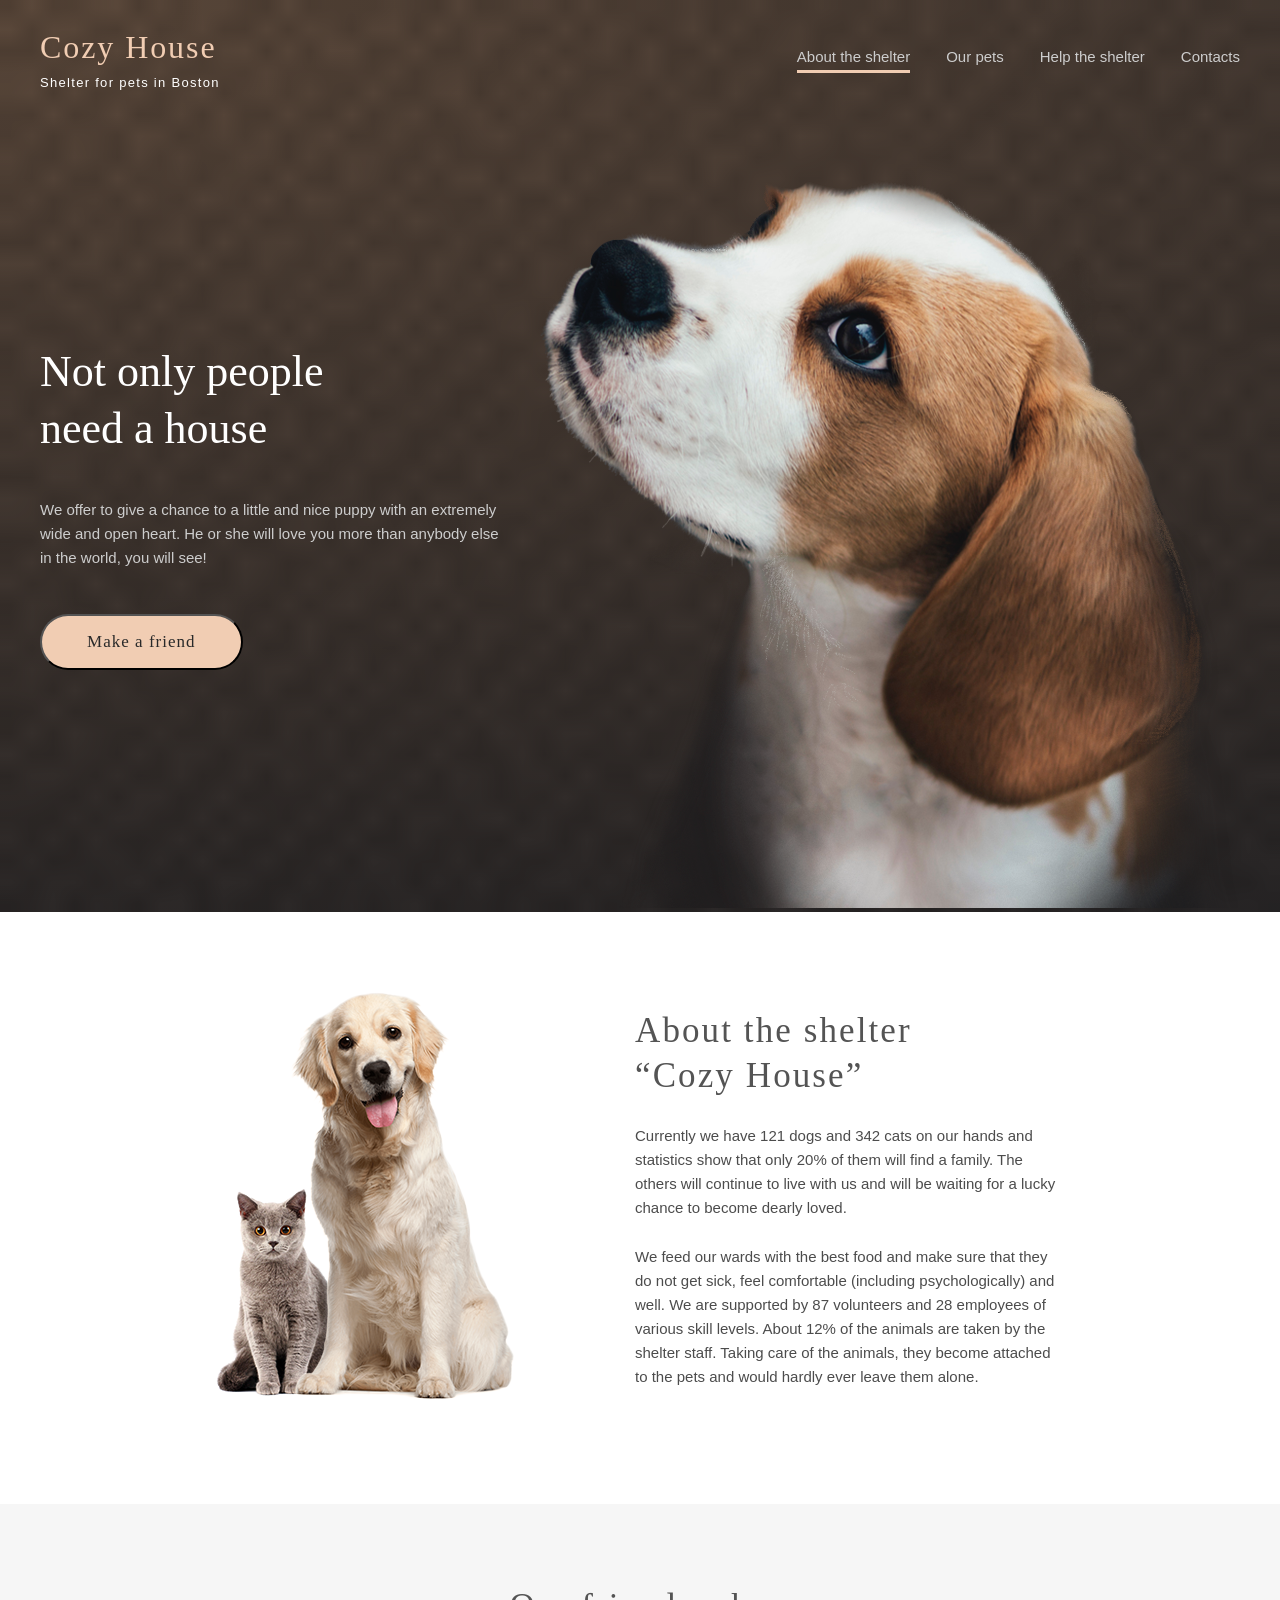
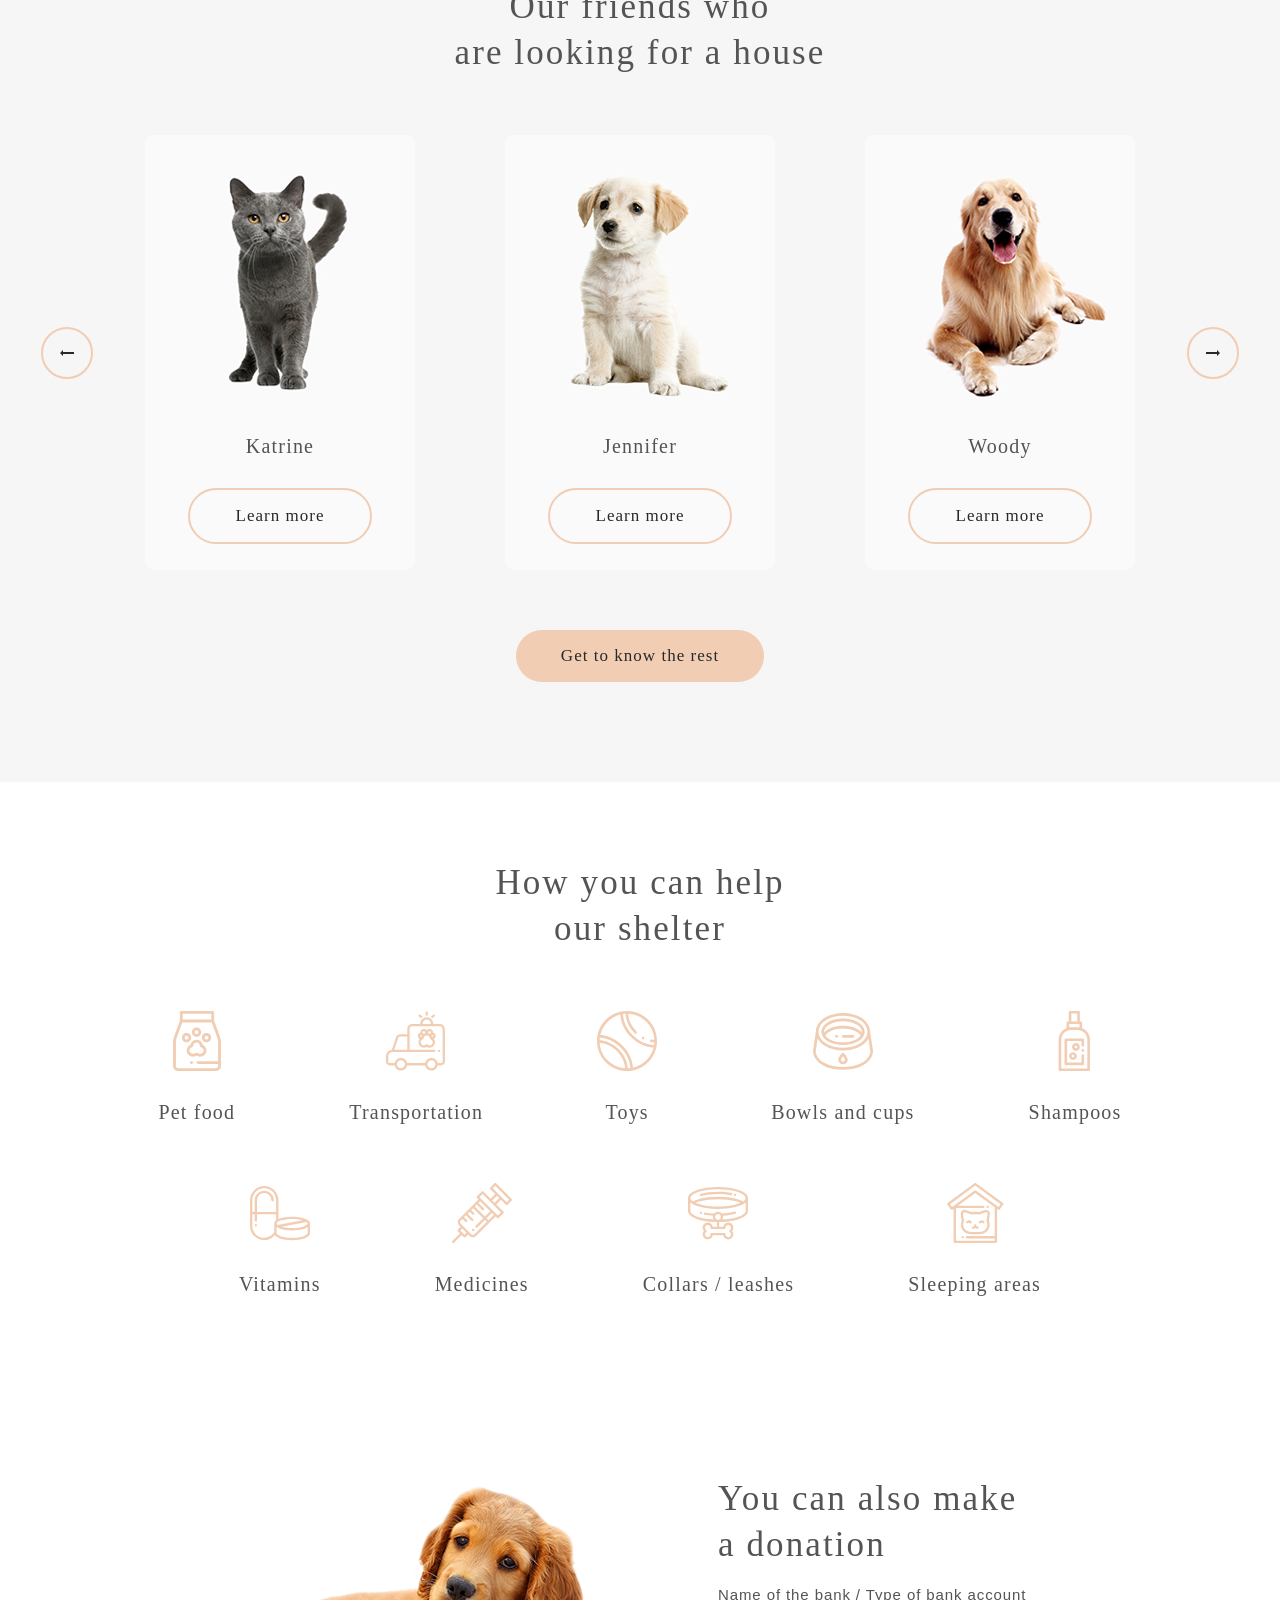
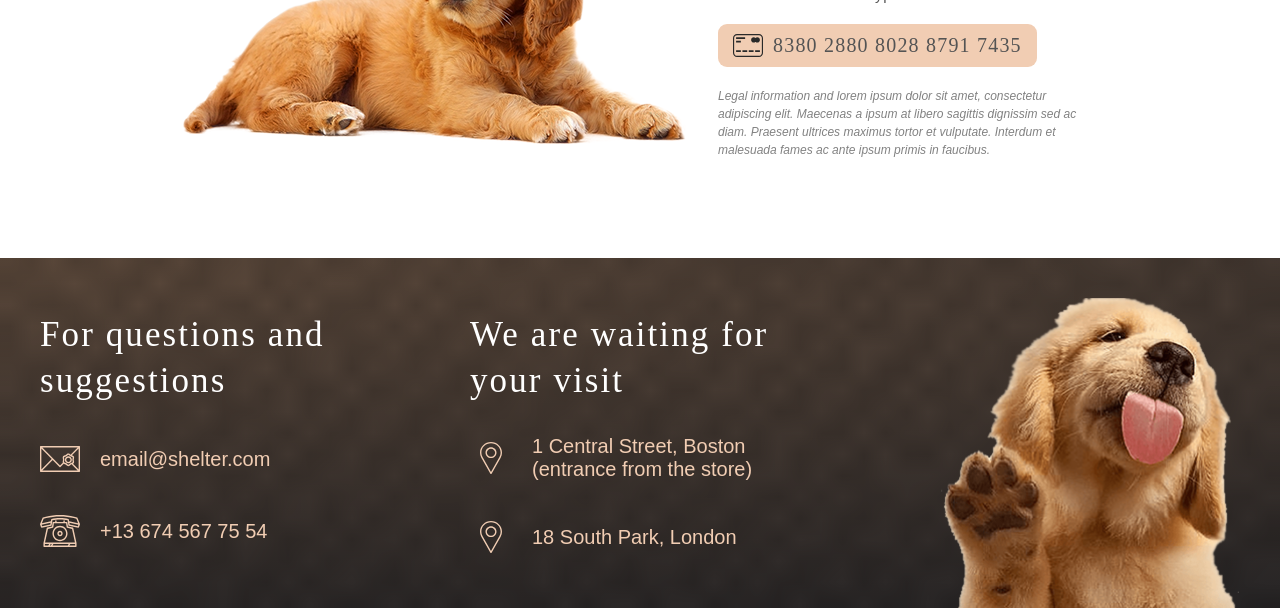
<file: shelter/index.html>
<!DOCTYPE html>
<html lang="en">
<head>
    <meta charset="UTF-8">
    <meta name="viewport" content="width=device-width, initial-scale=1.0">
    <link rel="stylesheet" href="styles/main.css">
    <title>Shelter</title>
</head>
<body>
    <main class="main">
        <section class="hero" id="hero">
            <header class="header">
                <div class="container">
                    <nav class="menu">
                        <div class="menu__container">
                            <div class="logo__container">
                                <p class="logo__title">Cozy House</p>
                                <p class="logo__subtitle">Shelter for pets in Boston</p>
                            </div>
                            <ul class="menu__list">
                                <li><a href="#about" class="menu__list-active">About the shelter</a></li>
                                <li><a href="pets.html">Our pets</a></li>
                                <li><a href="#help">Help the shelter</a></li>
                                <li><a href="#contacts">Contacts</a></li>
                            </ul>
                            <button class="burger" type="button" aria-label="Open menu">
                                <span class="burger_line">
                                    <svg xmlns="http://www.w3.org/2000/svg" width="30" height="30" viewBox="0 0 30 30" fill="none">
                                        <line x1="24" y1="30" x2="24" stroke="#F1CDB3" stroke-width="2"/>
                                        <line x1="14" y1="30" x2="14" stroke="#F1CDB3" stroke-width="2"/>
                                        <line x1="4" y1="30" x2="4" stroke="#F1CDB3" stroke-width="2"/>
                                    </svg>
                                </span>
                                <span class="burger_line"></span>
                                <span class="burger_line"></span>
                            </button>
                        </div>
                    </nav>
                </div>
            </header>
            <div class="container">
                <div class="hero__content">
                    <div class="hero__description">
                        <div class="hero__wrapper">
                            <h1 class="hero__title">Not only people need a house</h1>
                            <p class="hero__subheading">We offer to give a chance to a little and nice puppy with an extremely wide and open heart. 
                                He or she will love you more than anybody else in the world, you will see!
                            </p>
                            <button class="btn btn__primary btn__hero">Make a friend</button>
                        </div>
                    </div>
                    <div class="hero__img-container">
                            <img src="assets/start-screen-puppy.png" alt="Puppy">
                    </div>
                </div>
            </div>
        </section>
        <section class="about" id="about">
            <div class="container">
                <div class="about__content">
                        <div class="about__image-container">
                            <img src="assets/about-pets.png" alt="About the shelter" class="about__image">
                        </div>
                        <div class="about__text-container">
                            <h2 class="about__title">About the shelter “Cozy House”</h2>
                            <p class="about__subheading">Currently we have 121 dogs and 342 cats on our hands and statistics show that only 20% of them will find a family. 
                                The others will continue to live with us and will be waiting for a lucky chance to become dearly loved.
                            </p>
                            <p class="about__subheading">We feed our wards with the best food and make sure that they do not get sick, feel comfortable (including psychologically) and well. We are supported by 87 volunteers and 28 employees of various skill levels. About 12% of the animals are taken by the shelter staff. 
                                Taking care of the animals, they become attached to the pets and would hardly ever leave them alone.
                            </p>
                        </div>
                </div>
            </div>
        </section>
        <section class="pets" id="pets">
            <div class="container">
                <div class="pets__content">
                    <h2 class="pets__title">Our friends who <br> are looking for a house</h2>
                    <div class="pets__slider-wrapper">
                        <div class="pets__slider">
                            <button class="pagination_btn pagination_btn--prev" type="button" aria-label="Previous">
                                <svg width="14" height="6" viewBox="0 0 14 6" fill="none" xmlns="http://www.w3.org/2000/svg">
                                    <path d="M14 2V4H3V6L0 3L3 0V2H14Z" fill="currentColor"/>
                                </svg>
                            </button>
                            <div class="cards">
                                <a href="#" class="card">
                                    <img src="assets/pets-katrine.png" alt="Cat 1" class="card__image">
                                    <p class="card__name">Katrine</p>
                                    <span class="btn btn__secondary">Learn more</span>
                                </a>
                                <a href="#" class="card">
                                    <img src="assets/pets-jennifer.png" alt="Dog 1" class="card__image">
                                    <p class="card__name">Jennifer</p>
                                    <span class="btn btn__secondary">Learn more</span>
                                </a>
                                <a href="#" class="card">
                                    <img src="assets/pets-woody.png" alt="Dog 2" class="card__image">
                                    <p class="card__name">Woody</p>
                                    <span class="btn btn__secondary">Learn more</span>
                                </a>
                            </div> 
                            <button class="pagination_btn pagination_btn--next" type="button" aria-label="Next">
                                <svg width="14" height="6" viewBox="0 0 14 6" fill="none" xmlns="http://www.w3.org/2000/svg" style="transform: rotate(180deg);">
                                    <path d="M14 2V4H3V6L0 3L3 0V2H14Z" fill="currentColor"/>
                                </svg>
                            </button>
                        </div>
                    </div>
                    <a class="btn btn__primary" href="pets.html">Get to know the rest</a>
                </div>
            </div>
        </section>
        <section class="help" id="help">
            <div class="container">
                <h2 class="help__title">How you can help our shelter</h2>
                <ul class="help__list">
                    <li class="help__icons-item">
                        <img src="assets/icons/icon-pet-food.svg" alt="" class="help_icon">
                        <p class="icon__text">Pet food</p>
                    </li>
                    <li class="help__icons-item">
                        <img src="assets/icons/icon-transportation.svg" alt="" class="help_icon">
                        <p class="icon__text">Transportation</p>
                    </li>
                    <li class="help__icons-item">
                        <img src="assets/icons/icon-toys.svg" alt="" class="help_icon">
                        <p class="icon__text">Toys</p>
                    </li>
                    <li class="help__icons-item">
                        <img src="assets/icons/icon-bowls-and-cups.svg" alt="" class="help_icon">
                        <p class="icon__text">Bowls and cups</p>
                    </li>
                    <li class="help__icons-item">
                        <img src="assets/icons/icon-shampoos.svg" alt="" class="help_icon">
                        <p class="icon__text">Shampoos</p>
                    </li>
                    <li class="help__icons-item">
                        <img src="assets/icons/icon-vitamins.svg" alt="" class="help_icon">
                        <p class="icon__text">Vitamins</p>
                    </li>
                    <li class="help__icons-item">
                        <img src="assets/icons/icon-medicines.svg" alt="" class="help_icon">
                        <p class="icon__text">Medicines</p>
                    </li>
                    <li class="help__icons-item">
                        <img src="assets/icons/icon-collars-leashes.svg" alt="" class="help_icon">
                        <p class="icon__text">Collars / leashes</p>
                    </li>
                    <li class="help__icons-item">
                        <img src="assets/icons/icon-sleeping-area.svg" alt="" class="help_icon">
                        <p class="icon__text">Sleeping areas</p>
                    </li>
                </ul>
            </div>
        </section>
        <section class="donation" id="donation">
            <div class="container">
                <div class="donation__content">
                    <div class="donation__img-container">
                        <img src="assets/donation-dog.png" alt="Donation dog" class="donation__image">
                    </div>
                    <div class="donation__description">
                        <h2 class="donation__title">You can also make a donation</h2>
                        <p class="donation__subheading">Name of the bank / Type of bank account</p>
                        <div class="credit-card">
                            <img src="assets/icons/credit-card.svg" alt="Credit card icon" class="credit-card__image">
                            <p class="credit-card__num">8380 2880 8028 8791 7435</p>
                        </div>
                        <p class="legal-information">Legal information and lorem ipsum dolor sit amet, consectetur adipiscing elit. Maecenas a ipsum at libero sagittis dignissim sed ac diam. Praesent ultrices maximus tortor et vulputate. Interdum et malesuada fames ac ante ipsum primis in faucibus.</p>
                    </div>
                </div>
            </div>
        </section>
    </main>
    <footer class="footer" id="contacts">
        <div class="container">
            <div class="footer__content">
                <div class="footer_column footer_column-contacts">
                    <h3 class="footer__title">For questions and suggestions</h3>
                    <ul class="footer__list">
                        <li class="contact__item">
                            <a href="mailto:email@shelter.com" class="footer_link">
                                <svg width="40" height="32" viewBox="0 0 40 32" fill="none" xmlns="http://www.w3.org/2000/svg">
                                    <path d="M39.315 3H0.684964C0.5033 3 0.329077 3.07325 0.200621 3.20362C0.0721657 3.334 0 3.51084 0 3.69522V28.3048C0 28.4892 0.0721657 28.666 0.200621 28.7964C0.329077 28.9268 0.5033 29 0.684964 29H39.315C39.4967 29 39.6709 28.9268 39.7994 28.7964C39.9278 28.666 40 28.4892 40 28.3048V3.69522C40 3.51084 39.9278 3.334 39.7994 3.20362C39.6709 3.07325 39.4967 3 39.315 3ZM32.5774 18.0331C32.6846 18.5259 32.7954 19.0355 32.6513 19.2882C32.4966 19.5596 31.9966 19.7173 31.5131 19.8699C31.1316 19.9902 30.7373 20.1147 30.3857 20.3212C30.0461 20.5206 29.7523 20.8001 29.4683 21.0704C29.0772 21.4426 28.7079 21.794 28.374 21.794C28.04 21.794 27.6706 21.4425 27.2797 21.0704C26.9956 20.8001 26.7018 20.5205 26.3622 20.3212C26.0107 20.1147 25.6163 19.9903 25.2348 19.8699C24.7513 19.7173 24.2513 19.5596 24.0967 19.2882C23.9526 19.0355 24.0633 18.5259 24.1705 18.0331C24.2584 17.6285 24.3493 17.2103 24.3493 16.7821C24.3493 16.354 24.2584 15.9356 24.1705 15.5311C24.0633 15.0383 23.9526 14.5288 24.0967 14.2759C24.2513 14.0046 24.7513 13.8468 25.2348 13.6942C25.6163 13.5739 26.0107 13.4494 26.3622 13.243C26.7018 13.0435 26.9956 12.764 27.2797 12.4937C27.6706 12.1216 28.04 11.7701 28.374 11.7701C28.7079 11.7701 29.0773 12.1216 29.4683 12.4937C29.7523 12.764 30.0461 13.0435 30.3857 13.243C30.7373 13.4493 31.1316 13.5738 31.5131 13.6941C31.9966 13.8467 32.4966 14.0045 32.6512 14.2758C32.7954 14.5286 32.6846 15.0381 32.5774 15.5309C32.4895 15.9354 32.3986 16.3537 32.3986 16.7819C32.3986 17.2102 32.4895 17.6286 32.5774 18.0331ZM30.5975 11.6608C30.5345 11.6024 30.4705 11.5416 30.4053 11.4795C29.8904 10.9896 29.2497 10.3798 28.374 10.3798C27.4982 10.3798 26.8575 10.9896 26.3426 11.4795C26.1045 11.7061 25.8796 11.9201 25.6761 12.0396C25.4574 12.168 25.1518 12.2645 24.8281 12.3666C24.1276 12.5876 23.3336 12.8381 22.9109 13.5797C22.5001 14.3004 22.6768 15.1134 22.8328 15.8307C22.9081 16.1777 22.9794 16.5055 22.9794 16.7821C22.9794 17.0587 22.9081 17.3866 22.8328 17.7336C22.6975 18.3556 22.5473 19.0496 22.7775 19.693L19.9997 22.5464L2.32449 4.39044H37.6748L30.5975 11.6608ZM11.7007 16L1.36993 26.6116V5.38812L11.7007 16ZM12.6635 16.989L19.5124 24.0242C19.5761 24.0896 19.6519 24.1416 19.7356 24.177C19.8192 24.2125 19.9089 24.2308 19.9996 24.2308C20.0902 24.2308 20.18 24.2125 20.2636 24.177C20.3472 24.1416 20.4231 24.0896 20.4868 24.0242L23.6841 20.7398C24.044 20.9494 24.4495 21.0781 24.8281 21.1976C25.1518 21.2997 25.4575 21.3962 25.6761 21.5245C25.8796 21.644 26.1044 21.8581 26.3426 22.0846C26.8575 22.5746 27.4982 23.1844 28.374 23.1844C29.2496 23.1844 29.8904 22.5746 30.4053 22.0846C30.6434 21.858 30.8682 21.644 31.0718 21.5244C31.2043 21.4466 31.3691 21.3806 31.5502 21.3179L37.675 27.6094H2.32431L12.6635 16.989ZM32.9664 20.7946C33.3117 20.6108 33.6223 20.3612 33.8371 19.9846C34.2479 19.2639 34.0711 18.4508 33.9151 17.7336C33.8398 17.3866 33.7686 17.0587 33.7686 16.7821C33.7686 16.5055 33.8398 16.1777 33.9151 15.8307C34.0711 15.1134 34.2479 14.3005 33.837 13.5797C33.4142 12.8381 32.6203 12.5876 31.9197 12.3666L31.8559 12.3463L38.6301 5.38738V26.6122L32.9664 20.7946Z" fill="currentColor"/>
                                    <path d="M28.374 13.2424C26.451 13.2424 24.8865 14.8302 24.8865 16.782C24.8865 18.7337 26.451 20.3215 28.374 20.3215C30.297 20.3215 31.8614 18.7337 31.8614 16.782C31.8614 14.8302 30.2969 13.2424 28.374 13.2424ZM28.374 18.9311C27.2064 18.9311 26.2564 17.967 26.2564 16.782C26.2564 15.5969 27.2063 14.6328 28.374 14.6328C29.5416 14.6328 30.4915 15.5969 30.4915 16.782C30.4915 17.967 29.5415 18.9311 28.374 18.9311Z" fill="currentColor"/>
                                </svg>
                                email@shelter.com
                            </a>
                        </li>
                        <li class="contact__item">
                            <a href="tel:+136745677554" class="footer_link">
                                <svg xmlns="http://www.w3.org/2000/svg" width="40" height="32" viewBox="0 0 40 32" fill="none">
                                    <path d="M39.9461 8.89543L37.5102 2.9049C37.4685 2.80251 37.4043 2.71139 37.3226 2.63868C37.2408 2.56598 37.1437 2.51367 37.0389 2.48585L34.111 1.70799C25.5388 -0.569376 14.4609 -0.569281 5.88906 1.70799L2.96105 2.48585C2.85626 2.51367 2.75918 2.56598 2.67743 2.63868C2.59568 2.71139 2.53147 2.80251 2.48984 2.9049L0.0539764 8.89543C-0.0131281 9.06038 -0.0178273 9.24503 0.0407965 9.41333L1.01509 12.2089C1.07166 12.3713 1.18339 12.5075 1.32986 12.5925C1.47633 12.6775 1.64776 12.7056 1.8128 12.6717L11.0692 10.7747C11.2084 10.7462 11.3359 10.675 11.4348 10.5706C11.5337 10.4661 11.5993 10.3334 11.623 10.19L12.4245 5.32594C16.8365 4.18994 23.1635 4.18994 27.5753 5.32594L28.3769 10.19C28.4006 10.3335 28.4662 10.4663 28.5651 10.5707C28.664 10.6751 28.7915 10.7463 28.9307 10.7748L38.187 12.6718C38.3521 12.7056 38.5234 12.6774 38.6699 12.5924C38.8164 12.5075 38.9281 12.3714 38.9848 12.209L39.9592 9.41343C40.0178 9.2451 40.0131 9.06043 39.9461 8.89543ZM2.13193 11.1412L1.63183 9.70624L10.5973 7.78606L10.321 9.46295L2.13193 11.1412ZM11.6222 4.0568C11.4935 4.09314 11.3777 4.16636 11.2883 4.26784C11.1989 4.36933 11.1396 4.49486 11.1174 4.62969L10.848 6.26453L1.85991 8.1896L3.65015 3.78707L6.2409 3.09877C14.5991 0.878304 25.4007 0.878208 33.7593 3.09877L36.35 3.78707L38.1403 8.1896L29.1522 6.26453L28.8828 4.62969C28.8606 4.49487 28.8013 4.36936 28.7119 4.26788C28.6224 4.1664 28.5066 4.09318 28.378 4.0568C23.6016 2.70615 16.3984 2.70615 11.6222 4.0568ZM37.8681 11.1412L29.6792 9.46295L29.4028 7.78606L38.3682 9.70624L37.8681 11.1412Z" fill="currentColor"/>
                                    <path d="M33.2901 13.1186C33.261 12.9842 33.1948 12.8612 33.0995 12.7643C33.0041 12.6673 32.8836 12.6005 32.7522 12.5717L27.9776 11.526L27.3764 7.51395C27.351 7.34431 27.2672 7.18959 27.1401 7.07781C27.013 6.96603 26.851 6.90458 26.6835 6.90458H24.814V5.96398C24.814 5.56724 24.5002 5.2456 24.1129 5.2456C23.7257 5.2456 23.4119 5.56724 23.4119 5.96398V6.90458H16.5882V5.96398C16.5882 5.56724 16.2744 5.2456 15.8871 5.2456C15.4999 5.2456 15.1861 5.56724 15.1861 5.96398V6.90458H13.3166C13.1491 6.90458 12.9871 6.96603 12.86 7.07781C12.7329 7.18959 12.6491 7.34431 12.6237 7.51395L12.0224 11.526L7.24791 12.5717C7.11654 12.6005 6.996 12.6673 6.90063 12.7643C6.80527 12.8612 6.73908 12.9842 6.70996 13.1186L3.46796 28.0878C3.45692 28.1389 3.45134 28.1911 3.45132 28.2434V31.2816C3.45132 31.4721 3.52519 31.6549 3.65666 31.7896C3.78814 31.9243 3.96645 32 4.15239 32H35.8477C36.0336 32 36.212 31.9243 36.3434 31.7896C36.4749 31.6549 36.5488 31.4721 36.5488 31.2816V28.2434C36.5488 28.1911 36.5432 28.1389 36.5321 28.0878L33.2901 13.1186ZM7.98131 13.8802L12.7885 12.8273C12.9276 12.7968 13.0544 12.7238 13.152 12.6178C13.2496 12.5118 13.3134 12.3779 13.335 12.2338L13.9183 8.34134H26.0819L26.6651 12.2338C26.6867 12.3779 26.7505 12.5118 26.8481 12.6178C26.9457 12.7238 27.0725 12.7968 27.2115 12.8273L32.0189 13.8802L34.9741 27.5251H5.0261L7.98131 13.8802ZM11.7966 28.9618L10.8935 30.5632H9.82782L10.7309 28.9618H11.7966ZM13.416 28.9618H28.6721L27.769 30.5632H12.513L13.416 28.9618ZM4.85345 28.9618H9.11142L8.20836 30.5632H4.85345V28.9618ZM29.3885 30.5632L30.2916 28.9618H35.1466V30.5632H29.3885Z" fill="currentColor"/>
                                    <path d="M20 26.1606C24.1492 26.1606 27.5248 22.7016 27.5248 18.45C27.5248 14.1983 24.1492 10.7393 20 10.7393C15.8509 10.7393 12.4753 14.1983 12.4753 18.45C12.4753 22.7016 15.8509 26.1606 20 26.1606ZM20 12.1761C23.3761 12.1761 26.1227 14.9905 26.1227 18.45C26.1227 21.9094 23.3761 24.7238 20 24.7238C16.624 24.7238 13.8774 21.9094 13.8774 18.45C13.8774 14.9905 16.624 12.1761 20 12.1761Z" fill="currentColor"/>
                                    <path d="M20 21.1847C21.4717 21.1847 22.6691 19.9578 22.6691 18.4497C22.6691 16.9416 21.4717 15.7147 20 15.7147C18.5283 15.7147 17.3309 16.9416 17.3309 18.4497C17.3309 19.9578 18.5283 21.1847 20 21.1847ZM20 17.1514C20.6987 17.1514 21.267 17.7338 21.267 18.4497C21.267 19.1656 20.6987 19.7479 20 19.7479C19.3014 19.7479 18.733 19.1656 18.733 18.4497C18.733 17.7339 19.3014 17.1514 20 17.1514Z" fill="currentColor"/>
                                </svg>
                                +13 674 567 75 54</a>
                        </li>
                    </ul>
                </div>
                <div class="footer_column footer_column-locations">
                    <h3 class="footer__title">We are waiting for your visit</h3>
                    <ul class="footer__list">
                        <li class="location__item">
                            <a href="https://maps.google.com/?q=1+Central+Street+Boston" target="_blank" class="footer_link">
                                <svg xmlns="http://www.w3.org/2000/svg" width="42" height="32" viewBox="0 0 22 32">
                                    <path d="M11 0C4.93471 0 0 4.78519 0 10.6667C0 12.4323 0.455231 14.1829 1.32064 15.7357L10.3985 31.6562C10.5193 31.8685 10.7496 32 11 32C11.2504 32 11.4807 31.8685 11.6015 31.6562L20.6827 15.7304C21.5448 14.1829 22 12.4323 22 10.6666C22 4.78519 17.0653 0 11 0ZM19.4762 15.0905L11 29.9557L2.52714 15.0964C1.77317 13.7435 1.37504 12.2116 1.37504 10.6667C1.37504 5.52019 5.69275 1.33337 11 1.33337C16.3073 1.33337 20.625 5.52025 20.625 10.6667C20.625 12.2116 20.2268 13.7435 19.4762 15.0905Z" fill="currentColor"/>
                                    <path d="M11 5.33329C7.96737 5.33329 5.50005 7.72585 5.50005 10.6666C5.50005 13.6074 7.96737 16 11 16C14.0327 16 16.5 13.6074 16.5 10.6667C16.5 7.72592 14.0327 5.33329 11 5.33329ZM11 14.6667C8.72534 14.6667 6.87502 12.8724 6.87502 10.6667C6.87502 8.46092 8.72534 6.66667 11 6.66667C13.2747 6.66667 15.125 8.46092 15.125 10.6667C15.125 12.8724 13.2747 14.6667 11 14.6667Z" fill="currentColor"/>
                                </svg>1 Central Street, Boston (entrance from the store)
                            </a>
                        </li>
                        <li class="location__item">
                            <a href="https://maps.google.com/?q=18+South+Park+London" target="_blank" class="footer_link">
                                <svg xmlns="http://www.w3.org/2000/svg" width="42" height="32" viewBox="0 0 22 32">
                                    <path d="M11 0C4.93471 0 0 4.78519 0 10.6667C0 12.4323 0.455231 14.1829 1.32064 15.7357L10.3985 31.6562C10.5193 31.8685 10.7496 32 11 32C11.2504 32 11.4807 31.8685 11.6015 31.6562L20.6827 15.7304C21.5448 14.1829 22 12.4323 22 10.6666C22 4.78519 17.0653 0 11 0ZM19.4762 15.0905L11 29.9557L2.52714 15.0964C1.77317 13.7435 1.37504 12.2116 1.37504 10.6667C1.37504 5.52019 5.69275 1.33337 11 1.33337C16.3073 1.33337 20.625 5.52025 20.625 10.6667C20.625 12.2116 20.2268 13.7435 19.4762 15.0905Z" fill="currentColor"/>
                                    <path d="M11 5.33329C7.96737 5.33329 5.50005 7.72585 5.50005 10.6666C5.50005 13.6074 7.96737 16 11 16C14.0327 16 16.5 13.6074 16.5 10.6667C16.5 7.72592 14.0327 5.33329 11 5.33329ZM11 14.6667C8.72534 14.6667 6.87502 12.8724 6.87502 10.6667C6.87502 8.46092 8.72534 6.66667 11 6.66667C13.2747 6.66667 15.125 8.46092 15.125 10.6667C15.125 12.8724 13.2747 14.6667 11 14.6667Z" fill="currentColor"/>
                                </svg>18 South Park, London
                            </a>
                        </li>
                    </ul>
                </div>
                <div class="footer__image-container">
                    <img src="assets/footer-puppy.png" alt="Puppy image" class="footer__image">
                </div>
            </div>
        </div>
    </footer>
</body>
</html>
</file>
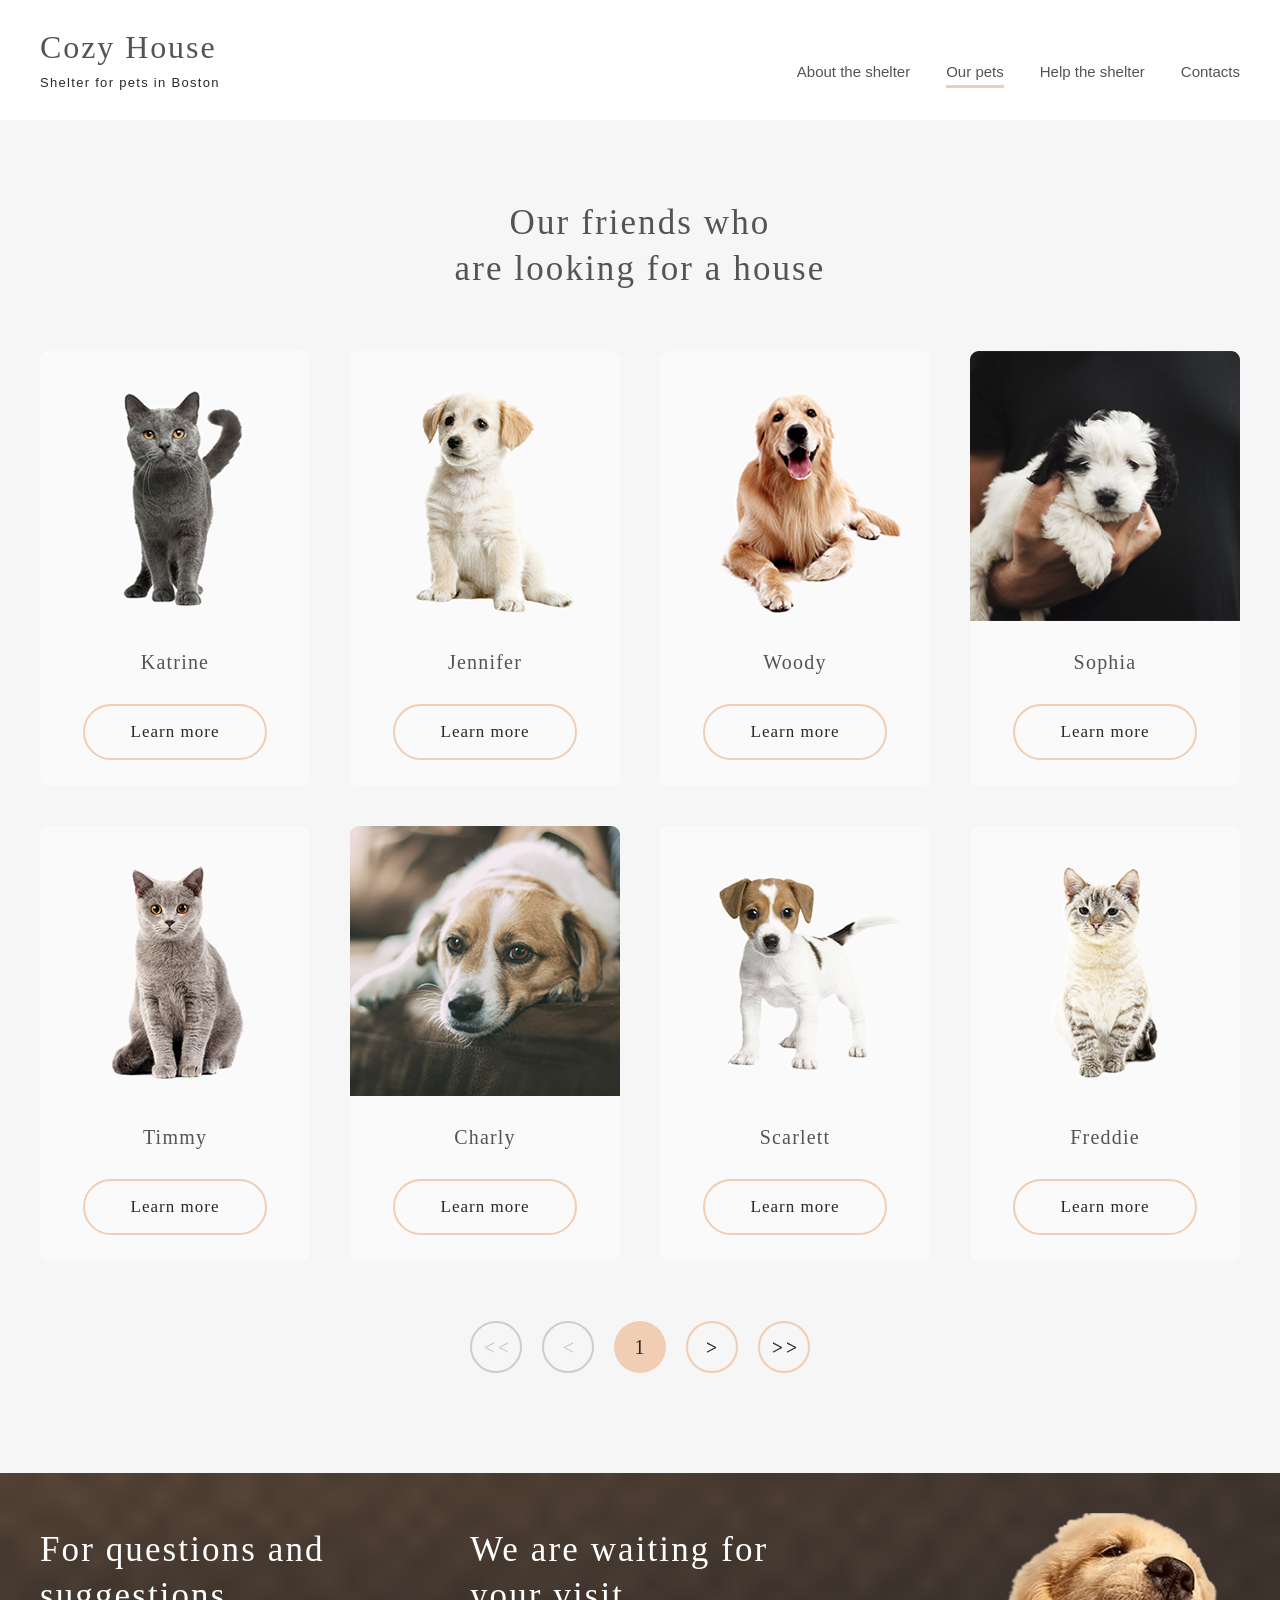
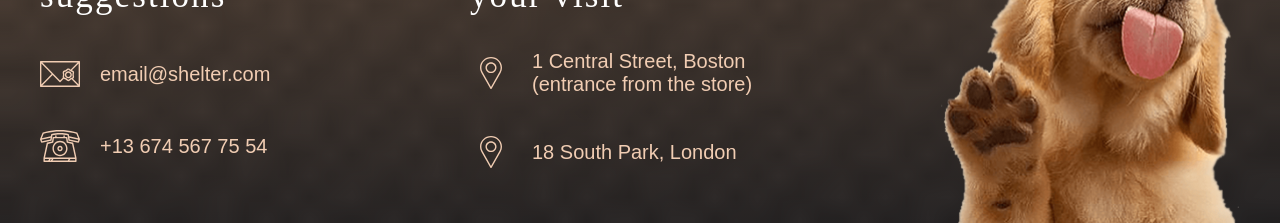
<file: shelter/pets.html>
<!DOCTYPE html>
<html lang="en">
<head>
    <meta charset="UTF-8">
    <meta name="viewport" content="width=device-width, initial-scale=1.0">
    <link rel="stylesheet" href="styles/main.css">
    <title>Our Pets</title>
</head>
<body>
    <header class="header">
        <div class="container">
            <nav class="menu">
                <div class="menu__container">
                    <div class="logo__container">
                        <p class="logo__title-pets">Cozy House</p>
                        <p class="logo__subtitle-pets">Shelter for pets in Boston</p>
                    </div>
                    <ul class="menu__list-pets">
                        <li><a href="index.html#about">About the shelter</a></li>
                        <li><a href="pets.html" class="menu__list-active">Our pets</a></li>
                        <li><a href="index.html#help">Help the shelter</a></li>
                        <li><a href="#contacts">Contacts</a></li>
                    </ul>
                    <button class="burger" type="button" aria-label="Open menu">
                        <span class="burger_line">
                            <svg xmlns="http://www.w3.org/2000/svg" width="30" height="30" viewBox="0 0 30 30" fill="none">
                                <line x1="24" y1="30" x2="24" stroke="#F1CDB3" stroke-width="2"/>
                                <line x1="14" y1="30" x2="14" stroke="#F1CDB3" stroke-width="2"/>
                                <line x1="4" y1="30" x2="4" stroke="#F1CDB3" stroke-width="2"/>
                            </svg>
                        </span>
                        <span class="burger_line"></span>
                        <span class="burger_line"></span>
                    </button>
                </div>
            </nav>
        </div>
    </header>
    <main class="main">
        <section class="pets">
            <div class="container">
                <div class="pets__content">
                    <h1 class="visually-hidden">Heading 1</h1>
                    <h2 class="pets__title">Our friends who <br> are looking for a house</h2>
                    <div class="pets-cards">
                        <!-- Item 1 -->
                        <a href="#" class="card">
                            <img src="assets/pets-katrine.png" alt="Cat 1" class="card__image">
                            <p class="card__name">Katrine</p>
                            <span class="btn btn__secondary">Learn more</span>
                        </a>
                        <!-- Item 2 -->
                        <a href="#" class="card">
                            <img src="assets/pets-jennifer.png" alt="Dog 1" class="card__image">
                            <p class="card__name">Jennifer</p>
                            <span class="btn btn__secondary">Learn more</span>
                        </a>
                        <!-- Item 3 -->
                        <a href="#" class="card">
                            <img src="assets/pets-woody.png" alt="Dog 2" class="card__image">
                            <p class="card__name">Woody</p>
                            <span class="btn btn__secondary">Learn more</span>
                        </a>
                        <!-- Item 4 -->
                        <a class="card">
                            <img src="assets/pets-sophia.png" alt="Sophia" class="card__image">
                            <p class="card__name">Sophia</p>
                            <span class="btn btn__secondary">Learn more</span>
                        </a>
                        <!-- Item 5 -->
                        <a class="card">
                            <img src="assets/pets-timmy.png" alt="Timmy" class="card__image">
                            <p class="card__name">Timmy</p>
                            <span class="btn btn__secondary">Learn more</span>
                        </a>
                        <!-- Item 6 -->
                        <a class="card">
                            <img src="assets/pets-charly.png" alt="Charly" class="card__image">
                            <p class="card__name">Charly</p>
                            <span class="btn btn__secondary">Learn more</span>
                        </a>
                        <!-- Item 7 -->
                        <a class="card">
                            <img src="assets/pets-scarlet.png" alt="Scarlett" class="card__image">
                            <p class="card__name">Scarlett</p>
                            <span class="btn btn__secondary">Learn more</span>
                        </a>
                        <!-- Item 8 -->
                        <a class="card">
                            <img src="assets/pets-freddie.png" alt="Freddie" class="card__image">
                            <p class="card__name">Freddie</p>
                            <span class="btn btn__secondary">Learn more</span>
                        </a>
                    </div>
                    <div class="pagination">
                        <button class="pagination_btn pagination_btn--start" type="button" aria-label="First page" disabled>
                            <svg width="25" height="11" viewBox="0 0 25 11" fill="none" xmlns="http://www.w3.org/2000/svg">
                                <path d="M9.94687 10.7852L0.913671 6.08789V4.98438L9.94687 0.287109V1.625L2.43711 5.53125L9.94687 9.44727V10.7852ZM24.018 10.7852L14.9848 6.08789V4.98438L24.018 0.287109V1.625L16.5082 5.53125L24.018 9.44727V10.7852Z" fill="currentColor"/>
                            </svg>
                        </button>
                        <button class="pagination_btn pagination_btn--prev" type="button" aria-label="Previous page" disabled>
                            <svg width="10" height="11" viewBox="0 0 10 11" fill="none" xmlns="http://www.w3.org/2000/svg">
                                <path d="M9.98242 10.7852L0.949219 6.08789V4.98438L9.98242 0.287109V1.625L2.47266 5.53125L9.98242 9.44727V10.7852Z" fill="currentColor"/>
                            </svg>
                        </button>
                        <span class="pagination_counter">1</span>
                        <button class="pagination_btn pagination_btn--next" type="button" aria-label="Next page">
                            <svg width="10" height="11" viewBox="0 0 10 11" fill="none" xmlns="http://www.w3.org/2000/svg">
                                <path d="M9.04102 6.08789L0.0078125 10.7852V9.44727L7.51758 5.53125L0.0078125 1.625V0.287109L9.04102 4.98438V6.08789Z" fill="currentColor"/>
                            </svg>
                        </button>
                        <button class="pagination_btn pagination_btn--end" type="button" aria-label="Last page">
                            <svg width="25" height="11" viewBox="0 0 25 11" fill="none" xmlns="http://www.w3.org/2000/svg">
                                <path d="M10.0055 6.08789L0.972265 10.7852V9.44727L8.48203 5.53125L0.972265 1.625V0.287109L10.0055 4.98438V6.08789ZM24.0766 6.08789L15.0434 10.7852V9.44727L22.5531 5.53125L15.0434 1.625V0.287109L24.0766 4.98438V6.08789Z" fill="currentColor"/>
                            </svg>
                        </button>
                    </div>
                </div>
            </div>
        </section>
    </main>
    <footer class="footer" id="contacts">
        <div class="container">
            <div class="footer__content">
                <div class="footer_column footer_column-contacts">
                    <h3 class="footer__title">For questions and suggestions</h3>
                    <ul class="footer__list">
                        <li class="contact__item">
                            <a href="mailto:email@shelter.com" class="footer_link">
                                <svg width="40" height="32" viewBox="0 0 40 32" fill="none" xmlns="http://www.w3.org/2000/svg">
                                    <path d="M39.315 3H0.684964C0.5033 3 0.329077 3.07325 0.200621 3.20362C0.0721657 3.334 0 3.51084 0 3.69522V28.3048C0 28.4892 0.0721657 28.666 0.200621 28.7964C0.329077 28.9268 0.5033 29 0.684964 29H39.315C39.4967 29 39.6709 28.9268 39.7994 28.7964C39.9278 28.666 40 28.4892 40 28.3048V3.69522C40 3.51084 39.9278 3.334 39.7994 3.20362C39.6709 3.07325 39.4967 3 39.315 3ZM32.5774 18.0331C32.6846 18.5259 32.7954 19.0355 32.6513 19.2882C32.4966 19.5596 31.9966 19.7173 31.5131 19.8699C31.1316 19.9902 30.7373 20.1147 30.3857 20.3212C30.0461 20.5206 29.7523 20.8001 29.4683 21.0704C29.0772 21.4426 28.7079 21.794 28.374 21.794C28.04 21.794 27.6706 21.4425 27.2797 21.0704C26.9956 20.8001 26.7018 20.5205 26.3622 20.3212C26.0107 20.1147 25.6163 19.9903 25.2348 19.8699C24.7513 19.7173 24.2513 19.5596 24.0967 19.2882C23.9526 19.0355 24.0633 18.5259 24.1705 18.0331C24.2584 17.6285 24.3493 17.2103 24.3493 16.7821C24.3493 16.354 24.2584 15.9356 24.1705 15.5311C24.0633 15.0383 23.9526 14.5288 24.0967 14.2759C24.2513 14.0046 24.7513 13.8468 25.2348 13.6942C25.6163 13.5739 26.0107 13.4494 26.3622 13.243C26.7018 13.0435 26.9956 12.764 27.2797 12.4937C27.6706 12.1216 28.04 11.7701 28.374 11.7701C28.7079 11.7701 29.0773 12.1216 29.4683 12.4937C29.7523 12.764 30.0461 13.0435 30.3857 13.243C30.7373 13.4493 31.1316 13.5738 31.5131 13.6941C31.9966 13.8467 32.4966 14.0045 32.6512 14.2758C32.7954 14.5286 32.6846 15.0381 32.5774 15.5309C32.4895 15.9354 32.3986 16.3537 32.3986 16.7819C32.3986 17.2102 32.4895 17.6286 32.5774 18.0331ZM30.5975 11.6608C30.5345 11.6024 30.4705 11.5416 30.4053 11.4795C29.8904 10.9896 29.2497 10.3798 28.374 10.3798C27.4982 10.3798 26.8575 10.9896 26.3426 11.4795C26.1045 11.7061 25.8796 11.9201 25.6761 12.0396C25.4574 12.168 25.1518 12.2645 24.8281 12.3666C24.1276 12.5876 23.3336 12.8381 22.9109 13.5797C22.5001 14.3004 22.6768 15.1134 22.8328 15.8307C22.9081 16.1777 22.9794 16.5055 22.9794 16.7821C22.9794 17.0587 22.9081 17.3866 22.8328 17.7336C22.6975 18.3556 22.5473 19.0496 22.7775 19.693L19.9997 22.5464L2.32449 4.39044H37.6748L30.5975 11.6608ZM11.7007 16L1.36993 26.6116V5.38812L11.7007 16ZM12.6635 16.989L19.5124 24.0242C19.5761 24.0896 19.6519 24.1416 19.7356 24.177C19.8192 24.2125 19.9089 24.2308 19.9996 24.2308C20.0902 24.2308 20.18 24.2125 20.2636 24.177C20.3472 24.1416 20.4231 24.0896 20.4868 24.0242L23.6841 20.7398C24.044 20.9494 24.4495 21.0781 24.8281 21.1976C25.1518 21.2997 25.4575 21.3962 25.6761 21.5245C25.8796 21.644 26.1044 21.8581 26.3426 22.0846C26.8575 22.5746 27.4982 23.1844 28.374 23.1844C29.2496 23.1844 29.8904 22.5746 30.4053 22.0846C30.6434 21.858 30.8682 21.644 31.0718 21.5244C31.2043 21.4466 31.3691 21.3806 31.5502 21.3179L37.675 27.6094H2.32431L12.6635 16.989ZM32.9664 20.7946C33.3117 20.6108 33.6223 20.3612 33.8371 19.9846C34.2479 19.2639 34.0711 18.4508 33.9151 17.7336C33.8398 17.3866 33.7686 17.0587 33.7686 16.7821C33.7686 16.5055 33.8398 16.1777 33.9151 15.8307C34.0711 15.1134 34.2479 14.3005 33.837 13.5797C33.4142 12.8381 32.6203 12.5876 31.9197 12.3666L31.8559 12.3463L38.6301 5.38738V26.6122L32.9664 20.7946Z" fill="currentColor"/>
                                    <path d="M28.374 13.2424C26.451 13.2424 24.8865 14.8302 24.8865 16.782C24.8865 18.7337 26.451 20.3215 28.374 20.3215C30.297 20.3215 31.8614 18.7337 31.8614 16.782C31.8614 14.8302 30.2969 13.2424 28.374 13.2424ZM28.374 18.9311C27.2064 18.9311 26.2564 17.967 26.2564 16.782C26.2564 15.5969 27.2063 14.6328 28.374 14.6328C29.5416 14.6328 30.4915 15.5969 30.4915 16.782C30.4915 17.967 29.5415 18.9311 28.374 18.9311Z" fill="currentColor"/>
                                </svg>
                                email@shelter.com
                            </a>
                        </li>
                        <li class="contact__item">
                            <a href="tel:+136745677554" class="footer_link">
                                <svg xmlns="http://www.w3.org/2000/svg" width="40" height="32" viewBox="0 0 40 32" fill="none">
                                    <path d="M39.9461 8.89543L37.5102 2.9049C37.4685 2.80251 37.4043 2.71139 37.3226 2.63868C37.2408 2.56598 37.1437 2.51367 37.0389 2.48585L34.111 1.70799C25.5388 -0.569376 14.4609 -0.569281 5.88906 1.70799L2.96105 2.48585C2.85626 2.51367 2.75918 2.56598 2.67743 2.63868C2.59568 2.71139 2.53147 2.80251 2.48984 2.9049L0.0539764 8.89543C-0.0131281 9.06038 -0.0178273 9.24503 0.0407965 9.41333L1.01509 12.2089C1.07166 12.3713 1.18339 12.5075 1.32986 12.5925C1.47633 12.6775 1.64776 12.7056 1.8128 12.6717L11.0692 10.7747C11.2084 10.7462 11.3359 10.675 11.4348 10.5706C11.5337 10.4661 11.5993 10.3334 11.623 10.19L12.4245 5.32594C16.8365 4.18994 23.1635 4.18994 27.5753 5.32594L28.3769 10.19C28.4006 10.3335 28.4662 10.4663 28.5651 10.5707C28.664 10.6751 28.7915 10.7463 28.9307 10.7748L38.187 12.6718C38.3521 12.7056 38.5234 12.6774 38.6699 12.5924C38.8164 12.5075 38.9281 12.3714 38.9848 12.209L39.9592 9.41343C40.0178 9.2451 40.0131 9.06043 39.9461 8.89543ZM2.13193 11.1412L1.63183 9.70624L10.5973 7.78606L10.321 9.46295L2.13193 11.1412ZM11.6222 4.0568C11.4935 4.09314 11.3777 4.16636 11.2883 4.26784C11.1989 4.36933 11.1396 4.49486 11.1174 4.62969L10.848 6.26453L1.85991 8.1896L3.65015 3.78707L6.2409 3.09877C14.5991 0.878304 25.4007 0.878208 33.7593 3.09877L36.35 3.78707L38.1403 8.1896L29.1522 6.26453L28.8828 4.62969C28.8606 4.49487 28.8013 4.36936 28.7119 4.26788C28.6224 4.1664 28.5066 4.09318 28.378 4.0568C23.6016 2.70615 16.3984 2.70615 11.6222 4.0568ZM37.8681 11.1412L29.6792 9.46295L29.4028 7.78606L38.3682 9.70624L37.8681 11.1412Z" fill="currentColor"/>
                                    <path d="M33.2901 13.1186C33.261 12.9842 33.1948 12.8612 33.0995 12.7643C33.0041 12.6673 32.8836 12.6005 32.7522 12.5717L27.9776 11.526L27.3764 7.51395C27.351 7.34431 27.2672 7.18959 27.1401 7.07781C27.013 6.96603 26.851 6.90458 26.6835 6.90458H24.814V5.96398C24.814 5.56724 24.5002 5.2456 24.1129 5.2456C23.7257 5.2456 23.4119 5.56724 23.4119 5.96398V6.90458H16.5882V5.96398C16.5882 5.56724 16.2744 5.2456 15.8871 5.2456C15.4999 5.2456 15.1861 5.56724 15.1861 5.96398V6.90458H13.3166C13.1491 6.90458 12.9871 6.96603 12.86 7.07781C12.7329 7.18959 12.6491 7.34431 12.6237 7.51395L12.0224 11.526L7.24791 12.5717C7.11654 12.6005 6.996 12.6673 6.90063 12.7643C6.80527 12.8612 6.73908 12.9842 6.70996 13.1186L3.46796 28.0878C3.45692 28.1389 3.45134 28.1911 3.45132 28.2434V31.2816C3.45132 31.4721 3.52519 31.6549 3.65666 31.7896C3.78814 31.9243 3.96645 32 4.15239 32H35.8477C36.0336 32 36.212 31.9243 36.3434 31.7896C36.4749 31.6549 36.5488 31.4721 36.5488 31.2816V28.2434C36.5488 28.1911 36.5432 28.1389 36.5321 28.0878L33.2901 13.1186ZM7.98131 13.8802L12.7885 12.8273C12.9276 12.7968 13.0544 12.7238 13.152 12.6178C13.2496 12.5118 13.3134 12.3779 13.335 12.2338L13.9183 8.34134H26.0819L26.6651 12.2338C26.6867 12.3779 26.7505 12.5118 26.8481 12.6178C26.9457 12.7238 27.0725 12.7968 27.2115 12.8273L32.0189 13.8802L34.9741 27.5251H5.0261L7.98131 13.8802ZM11.7966 28.9618L10.8935 30.5632H9.82782L10.7309 28.9618H11.7966ZM13.416 28.9618H28.6721L27.769 30.5632H12.513L13.416 28.9618ZM4.85345 28.9618H9.11142L8.20836 30.5632H4.85345V28.9618ZM29.3885 30.5632L30.2916 28.9618H35.1466V30.5632H29.3885Z" fill="currentColor"/>
                                    <path d="M20 26.1606C24.1492 26.1606 27.5248 22.7016 27.5248 18.45C27.5248 14.1983 24.1492 10.7393 20 10.7393C15.8509 10.7393 12.4753 14.1983 12.4753 18.45C12.4753 22.7016 15.8509 26.1606 20 26.1606ZM20 12.1761C23.3761 12.1761 26.1227 14.9905 26.1227 18.45C26.1227 21.9094 23.3761 24.7238 20 24.7238C16.624 24.7238 13.8774 21.9094 13.8774 18.45C13.8774 14.9905 16.624 12.1761 20 12.1761Z" fill="currentColor"/>
                                    <path d="M20 21.1847C21.4717 21.1847 22.6691 19.9578 22.6691 18.4497C22.6691 16.9416 21.4717 15.7147 20 15.7147C18.5283 15.7147 17.3309 16.9416 17.3309 18.4497C17.3309 19.9578 18.5283 21.1847 20 21.1847ZM20 17.1514C20.6987 17.1514 21.267 17.7338 21.267 18.4497C21.267 19.1656 20.6987 19.7479 20 19.7479C19.3014 19.7479 18.733 19.1656 18.733 18.4497C18.733 17.7339 19.3014 17.1514 20 17.1514Z" fill="currentColor"/>
                                </svg>
                                +13 674 567 75 54</a>
                        </li>
                    </ul>
                </div>
                <div class="footer_column footer_column-locations">
                    <h3 class="footer__title">We are waiting for your visit</h3>
                    <ul class="footer__list">
                        <li class="location__item">
                            <a href="https://maps.google.com/?q=1+Central+Street+Boston" target="_blank" class="footer_link">
                                <svg xmlns="http://www.w3.org/2000/svg" width="42" height="32" viewBox="0 0 22 32">
                                    <path d="M11 0C4.93471 0 0 4.78519 0 10.6667C0 12.4323 0.455231 14.1829 1.32064 15.7357L10.3985 31.6562C10.5193 31.8685 10.7496 32 11 32C11.2504 32 11.4807 31.8685 11.6015 31.6562L20.6827 15.7304C21.5448 14.1829 22 12.4323 22 10.6666C22 4.78519 17.0653 0 11 0ZM19.4762 15.0905L11 29.9557L2.52714 15.0964C1.77317 13.7435 1.37504 12.2116 1.37504 10.6667C1.37504 5.52019 5.69275 1.33337 11 1.33337C16.3073 1.33337 20.625 5.52025 20.625 10.6667C20.625 12.2116 20.2268 13.7435 19.4762 15.0905Z" fill="currentColor"/>
                                    <path d="M11 5.33329C7.96737 5.33329 5.50005 7.72585 5.50005 10.6666C5.50005 13.6074 7.96737 16 11 16C14.0327 16 16.5 13.6074 16.5 10.6667C16.5 7.72592 14.0327 5.33329 11 5.33329ZM11 14.6667C8.72534 14.6667 6.87502 12.8724 6.87502 10.6667C6.87502 8.46092 8.72534 6.66667 11 6.66667C13.2747 6.66667 15.125 8.46092 15.125 10.6667C15.125 12.8724 13.2747 14.6667 11 14.6667Z" fill="currentColor"/>
                                </svg>1 Central Street, Boston (entrance from the store)
                            </a>
                        </li>
                        <li class="location__item">
                            <a href="https://maps.google.com/?q=18+South+Park+London" target="_blank" class="footer_link">
                                <svg xmlns="http://www.w3.org/2000/svg" width="42" height="32" viewBox="0 0 22 32">
                                    <path d="M11 0C4.93471 0 0 4.78519 0 10.6667C0 12.4323 0.455231 14.1829 1.32064 15.7357L10.3985 31.6562C10.5193 31.8685 10.7496 32 11 32C11.2504 32 11.4807 31.8685 11.6015 31.6562L20.6827 15.7304C21.5448 14.1829 22 12.4323 22 10.6666C22 4.78519 17.0653 0 11 0ZM19.4762 15.0905L11 29.9557L2.52714 15.0964C1.77317 13.7435 1.37504 12.2116 1.37504 10.6667C1.37504 5.52019 5.69275 1.33337 11 1.33337C16.3073 1.33337 20.625 5.52025 20.625 10.6667C20.625 12.2116 20.2268 13.7435 19.4762 15.0905Z" fill="currentColor"/>
                                    <path d="M11 5.33329C7.96737 5.33329 5.50005 7.72585 5.50005 10.6666C5.50005 13.6074 7.96737 16 11 16C14.0327 16 16.5 13.6074 16.5 10.6667C16.5 7.72592 14.0327 5.33329 11 5.33329ZM11 14.6667C8.72534 14.6667 6.87502 12.8724 6.87502 10.6667C6.87502 8.46092 8.72534 6.66667 11 6.66667C13.2747 6.66667 15.125 8.46092 15.125 10.6667C15.125 12.8724 13.2747 14.6667 11 14.6667Z" fill="currentColor"/>
                                </svg>18 South Park, London
                            </a>
                        </li>
                    </ul>
                </div>
                <div class="footer__image-container">
                    <img src="assets/footer-puppy.png" alt="Puppy image" class="footer__image">
                </div>
            </div>
        </div>
    </footer>
</body>
</html>
</file>
<file: shelter/styles/main.css>
:root {
    --color-dark-3xl: #292929;
    --color-dark-l: #545454;
    --color-dark-m: #828282;
    --color-dark-s: #CDCDCD;
    --color-dark-xl: #4C4C4C;
    --color-light-l: #F6F6F6;
    --color-light-s: #FAFAFA;
    --color-light-xl: #FFFFFF;
    --color-primary: #F1CDB3;
    --footer-gradient-background: url(<path-to-image>) lightgray 0% 0% / 110.00000238418579px 110.00000238418579px repeat, radial-gradient(549.89% 73.65% at 5.73% 50%, #513D2F 0%, #1A1A1C 100%), #211F20;
    --start-screen-gradient-background: radial-gradient(237.5% 111.8% at 0% 0%, #5B483A 0%, #262425 100%);
}
html {
    box-sizing: border-box;
    scroll-behavior: smooth;
}
*, *::before, *::after {
    box-sizing: inherit;
    
}
body {
    margin: 0;
    padding: 0;
    font-family: Georgia, Arial, Helvetica, sans-serif;
    font-weight: 400;
}
.visually-hidden {
    display: none;
}
.burger {
    display: none;
}
h1, h2, h3, p, ul, li {
    padding: 0;
    margin: 0;
}
h1, h2, h3 {
    font-family: Georgia, 'Times New Roman', Times, serif;
}
h1 {
    color: var(--color-light-xl, #FFF);
    font-size: 44px;
    font-style: normal;
    font-weight: 400;
    line-height: 130%; /* 57.2px */
}
h2 {
    color: var(--color-dark-l, #545454);
    font-size: 35px;
    font-style: normal;
    font-weight: 400;
    line-height: 130%; /* 45.5px */
    letter-spacing: 2.1px;
}
p {
    font-family: Arial, Helvetica, sans-serif;
}
ul {
    list-style-type: none;
}
a:hover {
    cursor: pointer;
}
.container {
    max-width: 1200px;
    width: 100%;
    padding: 0;
    margin: 0 auto;
}
.header {
    padding-top: 30px;
    display: flex;
    justify-content: space-between;
    align-items: center;
}
.menu__container {
    display: flex;
    align-items: center;
    justify-content: space-between;
    max-width: 1200px;
    width: 100%;
}
.logo__title {
    color: var(--color-primary, #F1CDB3);
    font-family: Georgia;
    font-size: 32px;
    font-style: normal;
    font-weight: 400;
    line-height: 110%; /* 35.2px */
    letter-spacing: 1.92px;
    padding-bottom: 10px;
}
.logo__subtitle {
    color: var(--color-light-xl, #FFF);
    font-family: Arial;
    font-size: 13px;
    font-style: normal;
    font-weight: 400;
    line-height: normal;
    letter-spacing: 1.3px;
}
.menu__list {
    display: flex;
    justify-content: space-between;
    list-style: none;
    gap: 36px;
}
.menu__list a {
    display: inline-block;
    font-family: Arial, sans-serif;
    font-size: 15px;
    font-weight: 400;
    line-height: 160%;
    color: var(--color-dark-s);
    text-decoration: none;
    border-bottom: 3px solid transparent;
    transition: color 0.3s;
}
.menu__list a:hover {
    color: #fafafa;
    cursor: pointer;
}
.menu__list-active {
    border-bottom: 3px solid transparent;
    pointer-events: none;
    cursor: default;
}
.menu__list-active::after {
    content: "";
    display: block;
    width: 100%;
    height: 3px;
    margin-top: 1px;
    background-color: var(--color-primary);
}
/* Hero */
.hero {
    margin: 0 auto;
    overflow: hidden;
    background: url("../assets/noise_transparent.png"), var(--start-screen-gradient-background, #211F20);
    background-blend-mode: overlay;
    background-repeat: no-repeat, no-repeat;
    background-position: center, center;
    background-size: cover, cover;
}
.hero__description {
    margin-top: 253px;
    display: flex;
    flex-direction: column;
}
.hero__title {
    max-width: 310px;
    width: 100%;
    margin-bottom: 40px;
}
.hero__subheading {
    color: var(--color-dark-s, #CDCDCD);
    font-size: 15px;
    font-style: normal;
    font-weight: 400;
    line-height: 160%; /* 24px */
    max-width: 460px;
    width: 100%;
    margin-bottom: 44px;
}
.hero__content {
    display: flex;
    flex-direction: row;
}
.btn__primary {
    display: flex;
    padding: 15px 45px;
    flex-direction: column;
    align-items: center;
    gap: 10px;
    border-radius: 100px;
    background: var(--color-primary);
    color: var(--color-dark-3xl);
    outline: none;
    font-family: Georgia;
    font-size: 17px;
    font-style: normal;
    font-weight: 400;
    line-height: 130%; /* 22.1px */
    letter-spacing: 1.02px;
    text-decoration: none;
}
.btn__primary:hover {
    outline: 2px solid #F1CDB3;
    background: var(--color-light-l);
}
.hero__img-container {
    margin-top: 90px;
    padding-left: 40px;
}
/* About */
.about {
    display: flex;
    padding: 80px 40px 100px 40px;
    justify-content: center;
    align-items: center;
    background: var(--color-light-xl, #FFF);
}
.about__content {
    display: flex;
    padding: 0 175px;
    justify-content: center;
    align-items: center;
    gap: 120px;
}
.about__text-container {
    display: flex;
    max-width: 430px;
    width: 100%;
    flex-direction: column;
    justify-content: center;
    align-items: flex-start;
    gap: 25px;
    flex-shrink: 0;
}
.about__title {
    max-width: 370px;
    width: 100%;
}
.about__subheading {
    color: var(--color-dark-xl, #4C4C4C);
    font-size: 15px;
    font-style: normal;
    font-weight: 400;
    line-height: 160%; /* 24px */
    max-width: 430px;
    width: 100%;
}
/* Pets */
.pets {
    display: flex;
    padding: 80px 40px 100px 40px;
    justify-content: center;
    align-items: center;
    background: var(--color-light-l, #F6F6F6);
}
.pets__content {
    display: flex;
    flex-direction: column;
    justify-content: center;
    align-items: center;
    gap: 60px;
}
.pets__slider {
    display: grid;
    grid-template-columns: 52px 1fr 52px;
    align-items: center;
    gap: 52px;
    max-width: 1200px;
    width: 100%;
}
.pets__title {
    max-width: 400px;
    width: 100%;
    text-align: center;
}
.cards {
    display: grid;
    grid-template-columns: repeat(auto-fit, minmax(270px, 1fr));
    gap: 90px;
    justify-content: center;
    align-items: center;
    max-width: 1200px;
    width: 100%;
}
.card {
    display: flex;
    width: 270px;
    height: 435px;
    padding-bottom: 30px;
    flex-direction: column;
    align-items: center;
    gap: 30px;
    border-radius: 9px;
    background: var(--color-light-s, #FAFAFA);
    transition: background-color 0.3s, box-shadow 0.3s;
    text-decoration: none;
    flex-shrink: 0;
    flex: 0 0 270px;
}
.card__name {
    color: var(--color-dark-l, #545454);
    text-align: center;
    font-family: Georgia;
    font-size: 20px;
    font-style: normal;
    font-weight: 400;
    line-height: normal;
    letter-spacing: 1.2px;
}
.pagination_btn {
    display: flex;
    justify-content: center;
    align-items: center;
    width: 52px;
    height: 52px;
    padding: 0;
    border: 2px solid var(--color-primary);
    border-radius: 50%;
    background-color: transparent;
    color: var(--color-dark-3xl);
    cursor: pointer;
    transition: background-color 0.3s ease-in, border-color 0.3s ease-in, color 0.3s ease-in;
}
.pagination_btn:disabled {
    border-color: var(--color-dark-s);
    color: var(--color-dark-s);
    cursor: default;
}
.pagination_btn:hover:not(:disabled) {
    color: var(--color-dark-s);
    border-color: var(--color-dark-s);
}
.btn__secondary {
    display: flex;
    padding: 15px 45px;
    flex-direction: column;
    align-items: center;
    gap: 10px;
    border-radius: 100px;
    border: 2px solid #F1CDB3;
    color: var(--color-dark-3xl);
    font-family: Georgia;
    font-size: 17px;
    font-style: normal;
    font-weight: 400;
    line-height: 130%; /* 22.1px */
    letter-spacing: 1.02px;
}
.btn__secondary:hover {
    background: #FDDCC4;
}
/* Help */
.help {
    display: flex;
    padding: 28px 40px 100px 40px;
    justify-content: center;
    align-items: center;
}
.help__title {
    text-align: center;
    margin: 0 auto;
    max-width: 320px;
    width: 100%;
    margin-top:  50px;
}
.help__list {
    display: flex;
    flex-wrap: wrap;
    justify-content: center;
    column-gap: 114px;
    row-gap: 59px;
    max-width: 1040px;
    width: 100%;
    margin: 60px auto 0;
}
.help__icons-item {
    display: flex;
    flex-direction: column;
    align-items: center;
    row-gap: 30px;
}
.help_icon {
    width: 60px;
    height: 60px;
}
.icon__text {
    color: var(--color-dark-l, #545454);
    text-align: center;
    font-family: Georgia;
    font-size: 20px;
    font-style: normal;
    font-weight: 400;
    line-height: 115%; /* 23px */
    letter-spacing: 1.2px;
}
/* Donation */
.donation {
    display: flex;
    padding: 80px 182px 100px 183px;
    justify-content: center;
    align-items: center;
    background: var(--color-light-xl, #FFF)
}
.donation__content {
    display: flex;
    width: 100%;
    justify-content: center;
    align-items: center;
    gap: 30px;
}
.donation__description {
    display: flex;
    max-width: 380px;
    width: 100%;
    height: 282px;
    flex-direction: column;
    justify-content: center;
    align-items: flex-start;
    gap: 20px;
}
.donation__title {
    max-width: 300px;
    width: 100%;
}
.donation__subheading {
    font-size: 15px;
    font-style: normal;
    font-weight: 400;
    line-height: 110%; /* 16.5px */
    letter-spacing: 0.9px;
    color: var(--color-dark-l, #545454);
}
.credit-card {
    display: flex;
    padding: 10px 15px;
    flex-direction: row;
    align-items: center;
    gap: 10px;
    border-radius: 9px;
    background: var(--color-primary, #F1CDB3);
}
.credit-card__num {
    color: var(--color-dark-l, #545454);
    font-family: Georgia;
    font-size: 20px;
    font-style: normal;
    font-weight: 400;
    line-height: 115%; /* 23px */
    letter-spacing: 1.2px;
}
.legal-information {
    max-width: 380px;
    width: 100%;
    color: var(--color-dark-m, #B2B2B2);
    font-family: Arial;
    font-size: 12px;
    font-style: italic;
    font-weight: 400;
    line-height: 18px; /* 150% */
}
/* Footer */
.footer {
    height: 350px;
    margin: 0 auto;
    overflow: hidden;
    background: url("../assets/noise_transparent.png"), var(--start-screen-gradient-background, #211F20);
    background-blend-mode: overlay;
    background-repeat: no-repeat, no-repeat;
    background-position: center, center;
    background-size: cover, cover;
    padding-top: 40px;
}
.footer__content {
    display: flex;
    justify-content: space-between;
    max-width: 1280px;
    margin: 0 auto;
}
.footer_column {
    display: flex;
    flex-direction: column;
    gap: 40px;
    padding-top: 14px;
}
.footer__list {
    display: flex;
    flex-direction: column;
    gap: 40px;
}
.footer_column-contacts {
    max-width: 300px;
    width: 100%;
}
.footer_column-locations {
    display: flex;
    flex-direction: column;
    max-width: 340px;
    width: 100%;
    gap: 32px;
}
.footer__title {
    color: var(--color-light-xl, #FFF);
    font-size: 35px;
    font-style: normal;
    font-weight: 400;
    line-height: 130%; /* 45.5px */
    letter-spacing: 2.1px;
}
.footer_column.footer_column-locations .footer__title {
    max-width: 302px;
}
.footer_link {
    display: flex;
    align-items: center;
    gap: 20px;
    font-size: 20px;
    font-weight: 400;
    color: var(--color-primary);
    text-decoration: none;
    transition: color 0.3s ease-in;
}
.footer_link:hover {
    color: var(--color-light-s);
}

.footer_link svg {
    flex-shrink: 0;
    display: block; 
}
.logo__title-pets {
    color: var(--color-dark-l, #545454);
    font-family: Georgia;
    font-size: 32px;
    font-style: normal;
    font-weight: 400;
    line-height: 110%; /* 35.2px */
    letter-spacing: 1.92px;
    padding-bottom: 10px;
}
.logo__subtitle-pets {
    color: var(--color-dark-3xl, #292929);
    font-family: Arial;
    font-size: 13px;
    font-style: normal;
    font-weight: 400;
    line-height: normal;
    letter-spacing: 1.3px;
    padding-bottom: 30px;
}
.menu__list-pets {
    display: flex;
    justify-content: space-between;
    list-style: none;
    gap: 36px;
    color: var(--color-dark-l, #545454);
}
.menu__list-pets a {
    display: inline-block;
    font-family: Arial, sans-serif;
    font-size: 15px;
    font-weight: 400;
    line-height: 160%;
    color: var(--color-dark-l, #545454);
    text-decoration: none;
    border-bottom: 3px solid transparent;
    transition: color 0.3s;
    font-family: Arial;
}
.menu__list-pets a:hover {
    color: var(--color-dark-3xl);
    cursor: pointer;
}
.pets-cards {
    display: grid;
    grid-template-columns: repeat(4, 1fr);
    gap: 40px;
    justify-content: center;
    align-items: center;
    max-width: 1200px;
    width: 100%;
}
.pagination {
    display: flex;
    justify-content: space-between;
    align-items: center;
    width: 340px;
}
.pagination_btn {
    display: flex;
    justify-content: center;
    align-items: center;
    width: 52px;
    height: 52px;
    padding: 0;
    border: 2px solid var(--color-primary);
    border-radius: 50%;
    background-color: transparent;
    color: #292929;
    cursor: pointer;
    transition: background-color 0.3s ease-in, border-color 0.3s ease-in, color 0.3s ease-in;
}
.pagination_btn:hover:not(:disabled) {
    background-color:#FDDCC4;
    border-color: #FDDCC4;
}
.pagination_btn:disabled {
    border-color: var(--color-dark-s);
    color: var(--color-dark-s);
    cursor: default;
}
.pagination_counter {
    display: flex;
    justify-content: center;
    align-items: center;
    width: 52px;
    height: 52px;
    font-family: Georgia, "Times New Roman", Times, serif;
    font-size: 20px;
    font-weight: 400;
    line-height: 115%;
    letter-spacing: 0.06em;
    color: #292929;
    background-color: var(--color-primary);
    border-radius: 50%;
}
/* Tablet 768px */
@media (max-width: 768px) {
    body {
        overflow-x: hidden;
    }
    .container {
        max-width: 768px;
        padding: 0 30px;
    }
    .header {
        max-width: 708px;
    }
    .hero {
        max-width: 708px;
        height: auto;
    }
    .hero__content {
        display: flex;
        flex-direction: column;
        justify-content: center;
        align-items: center;
    }
    .hero__description {
        margin-top: 60px;
    }
    .btn__hero {
        margin: 0 auto;
    }
    .about {
        margin-top: 80px;
    }
    .about__content {
        flex-direction: column;
        padding: 0;
    }
    .about__title {
        max-width: 370px;
    }
    .about__text-container {
        order: 1;
    }
    .about__image-container {
        order: 2;
    }
    .pets__slider {
        overflow: hidden;
        gap: 12px;
    }
    .pets {
        padding-right: 0;
        padding-left: 0;
        width: 100%;
    }
    .cards {
        gap: 30px;
    }
    .help {
        max-width: 768px;
        width: 100%;
        min-height: 779px;
        margin: 0 auto;
        padding-right: 0;
        padding-left: 0;
    }
    .help__list {
        display: grid;
        grid-template-columns: repeat(3, 1fr);
        justify-items: center;
        column-gap: 30px;
        row-gap: 58px;
        margin: 60px auto 0;
        padding: 0 10px;
        max-width: 630px;
        width: 100%;
    }
    .pets-cards {
        grid-template-columns: repeat(2, 1fr);
        max-width: 708px;
        padding: 0 64px;
    }
    .donation {
        padding-right: 0;
        padding-left: 0;
    }
    .donation__content {
        display: flex;
        flex-direction: column;
    }
    .donation__title {
        max-width: 300px;
        width: 100%;
    }
    .donation__description {
        order: 1;
    }
    .donation__img-container {
        order: 2;
    }
    .footer {
        width: 100%;
        min-height: 639px;
        height: auto;
        padding-top: 0;
    }
    .footer__content {
        display: grid;
        grid-template-columns: 1fr 1fr;
        column-gap: 38px;
        row-gap: 65px;
        width: 768px;
        max-width: 100%;
        min-height: 639px;
        margin: 0 auto;
        padding: 40px 30px 0;
    }
    .pets__content {
        gap: 40px;
    }
}
/* Mobile 320px */
@media screen and (max-width: 320px) {
    body {
        overflow-x: hidden;
    }
    .container {
        max-width: 320px;
        padding: 0 10px;
    }
    .hero {
        max-width: 320px;
    }
    .menu__list, .menu__list-pets {
        display: none;
    }
    .header {
        max-width: 320px;
    }
    .burger {
        display: block;
        background: none;
        cursor: pointer;
        border: none;
    }
    .burger_line { 
        transform: rotate(-90deg);
    }
    .menu__container {
        max-width: 280px;
        justify-content: space-between;
    }
    .hero__title {
        font-size: 25px;
        max-width: 300px;
        padding: 0 45px;
        text-align: center;
    }
    .hero__subheading {
        font-size: 15px;
        max-width: 300px;
        text-align: center;
    }
    .hero__img-container img{
        width: 260px;
        height: 271.774px;
    }
    .about {
        padding-top: 42px;
        margin: 0;
    }
    .about__title {
        font-size: 25px;
        max-width: 300px;
        text-align: center;
    }
    .about__subheading {
        text-align: justify;
    }
    .about__content {
        gap: 42px;
    }
    .about__image-container img {
        width: 260px;
        height: 353.6px;
    }
    .pets__content {
        gap: 42px;
        max-width: 300px;
        margin: 0 auto;
    }
    .pets__title {
        font-size: 25px;
        max-width: 300px;
        text-align: center;
    }
    .pets__slider-wrapper {
        overflow: hidden;
        width: 100%;
        max-width: 290px;
        margin: 0 auto;
    }
    .pets__slider {
        display: flex;
        flex-direction: column;
        justify-content: center;
    }
    .help {
        max-width: 300px;
        width: 100%;
        padding: 42px 5px;
    }
    .help__list {
        grid-template-columns: repeat(2, 1fr);
        column-gap: 30px;
        row-gap: 42px;
        padding: 0;
    }
    .help__title {
        font-size: 25px;
        max-width: 280px;
        text-align: center;
    }
    .icon__text {
        font-size: 15px;
    }
    .help__icons-item img {
        width: 50px;
        height: 50px;
    }
    .donation {
        max-width: 300px;
        width: 100%;
        padding-top: 42px;
        gap:20px;
    }
    .donation__title {
        text-align: center;
        font-size: 25px;
    }
    .donation__subheading {
        max-width: 273px;
        width: 100%;
    }
    .credit-card {
        width: 100%;
        max-width: 320px;
        padding: 10px 15px;
        gap: 10px;
    }
    .credit-card__num {
        font-size: 15px;
    }
    .credit-card__image {
        width: 30px;
        height: 23px;
    }
    .donation__image {
        width: 260px;
        height: 135.2px;
        flex-shrink: 0;
    }
    .footer__content {
        display: inline-flex;
        flex-direction: column;
        justify-content: center;
        align-items: center;
        gap: 40px;
        max-width: 300px;
        padding: 0;
    }
    .footer__title {
        text-align: center;
        font-size: 25px;
    }
    .location__item {
        max-width: 300px;
    }
    .footer__image-container img{
        width: 260px;
        height: 269px;
    }
    .footer__list {
        align-items: center;
    }
    .pets-cards {
        grid-template-columns: repeat(1, 1fr);
        padding: 0;
    }
    .pagination {
        width: 100%;
        max-width: 300px;
        gap: 10px;
    }
}
</file>
